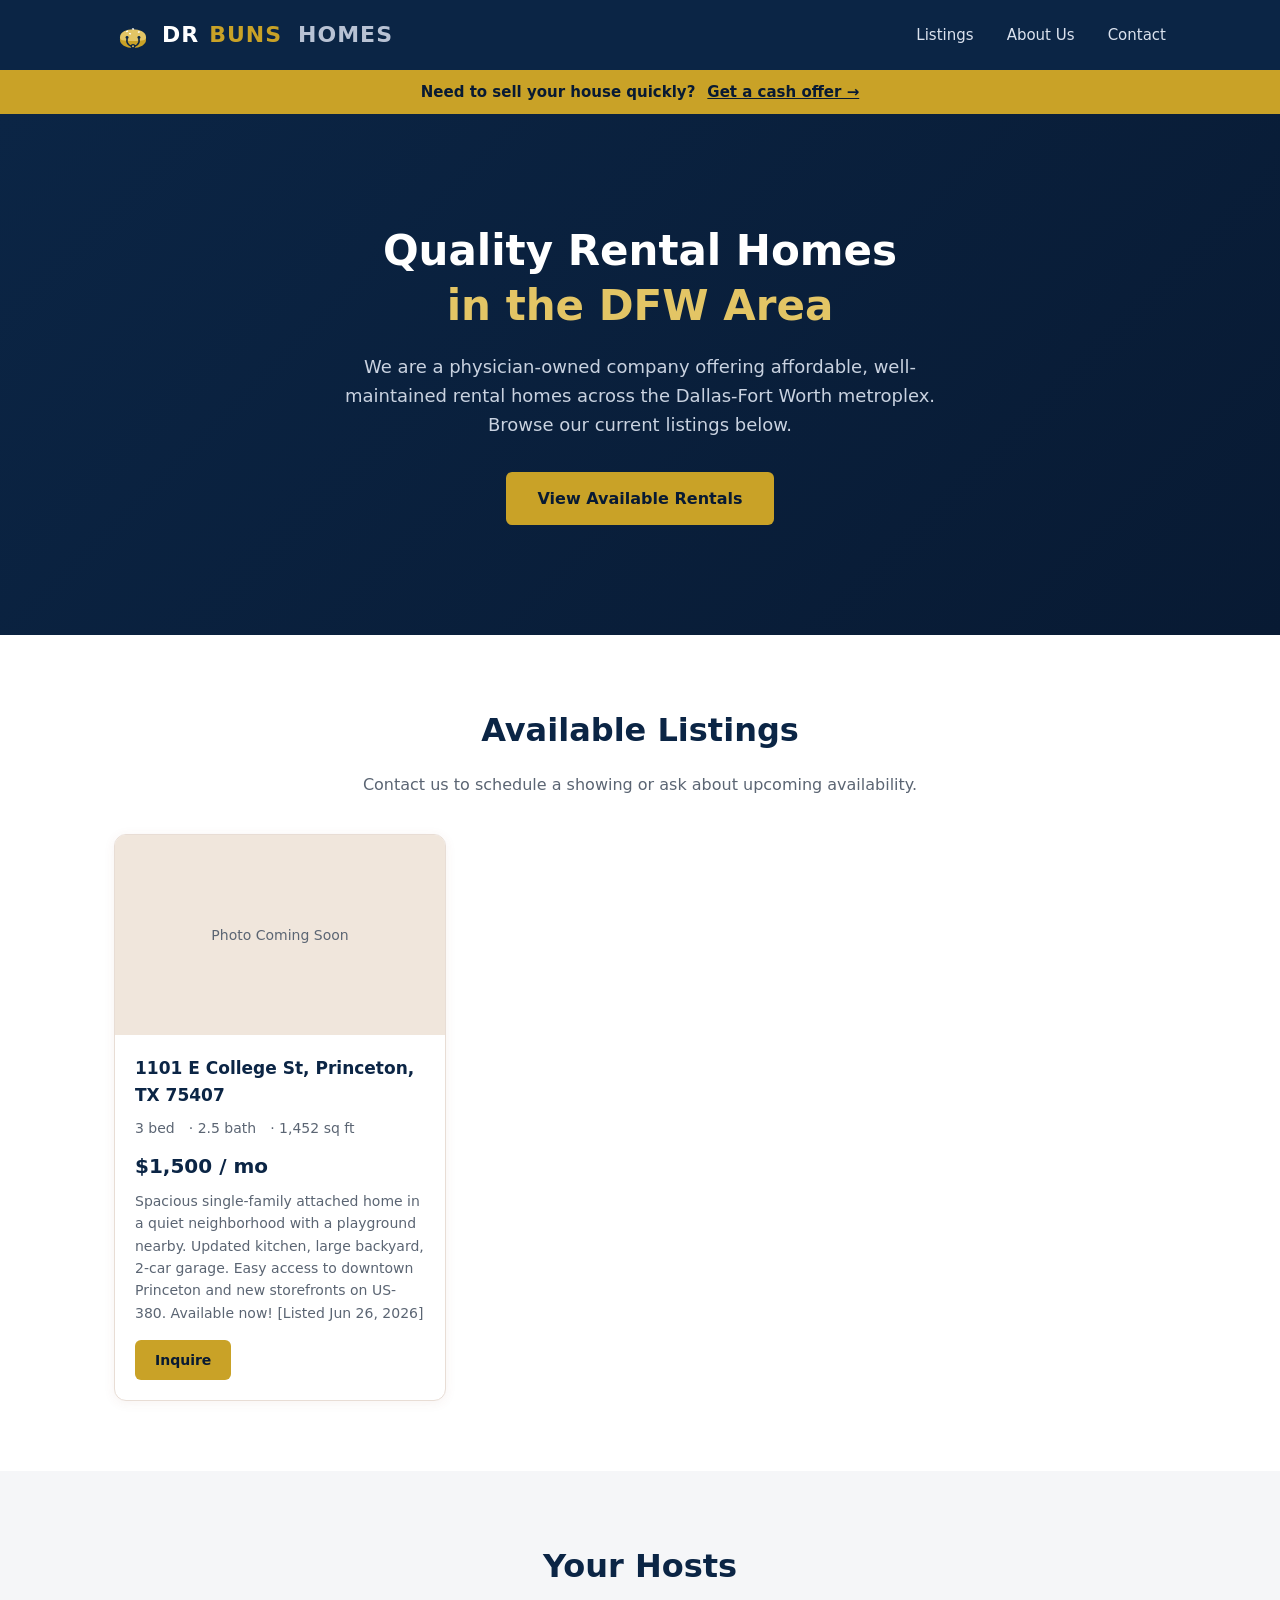
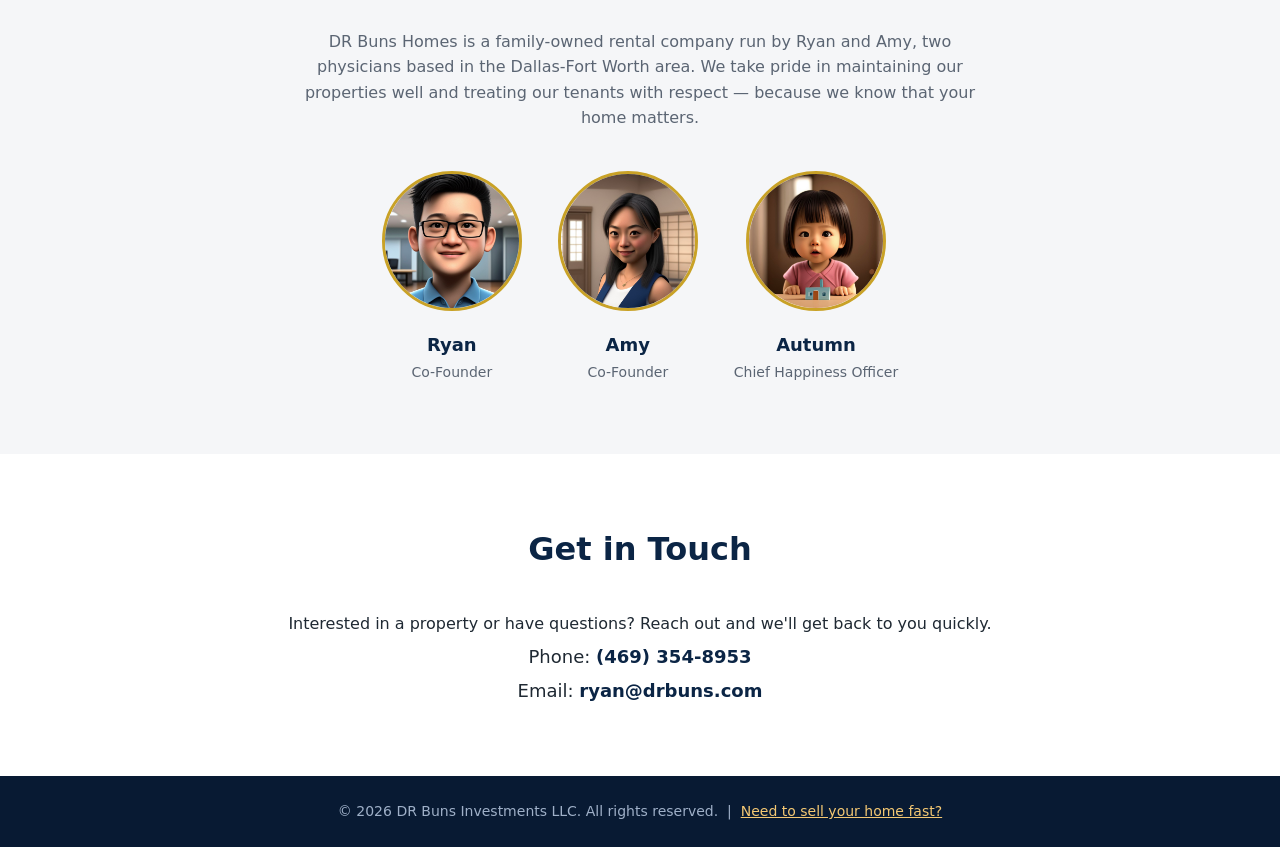
<file: index.html>
<!DOCTYPE html>
<html lang="en">
<head>
  <meta charset="UTF-8" />
  <meta name="viewport" content="width=device-width, initial-scale=1.0" />
  <title>DR Buns Investments | Rental Properties in DFW</title>
  <meta name="description" content="Quality rental homes in the Dallas-Fort Worth area. Browse our available listings and apply today." />
  <link rel="icon" type="image/svg+xml" href="assets/favicon.svg" />
  <link rel="stylesheet" href="style.css" />
</head>
<body>

  <header class="header">
    <div class="container header-inner">
      <a href="/" class="logo"><img src="assets/logo.svg" alt="Dr Buns logo" class="logo-icon" /> DR <span>BUNS</span> <small>HOMES</small></a>
      <nav>
        <a href="#listings">Listings</a>
        <a href="#about">About Us</a>
        <a href="#contact">Contact</a>
      </nav>
    </div>
  </header>

  <!-- Sell banner -->
  <div class="sell-banner">
    <span>Need to sell your house quickly?</span>
    <a href="/sell/">Get a cash offer &rarr;</a>
  </div>

  <section class="hero rentals-hero">
    <div class="container hero-inner">
      <h1>Quality Rental Homes <br><span>in the DFW Area</span></h1>
      <p>We are a physician-owned company offering affordable, well-maintained rental homes across the Dallas-Fort Worth metroplex. Browse our current listings below.</p>
      <a href="#listings" class="btn btn-primary">View Available Rentals</a>
    </div>
  </section>

  <section class="section" id="listings">
    <div class="container">
      <h2>Available Listings</h2>
      <p class="listings-intro">Contact us to schedule a showing or ask about upcoming availability.</p>
      <div class="listings-grid">

        <!-- Placeholder listing card — duplicate and fill in for each property -->
        <div class="listing-card">
          <div class="listing-photo listing-photo-placeholder">
            <span>Photo Coming Soon</span>
          </div>
          <div class="listing-info">
            <h3 class="listing-address">1101 E College St, Princeton, TX 75407</h3>
            <div class="listing-meta">
              <span>3 bed</span>
              <span>2.5 bath</span>
              <span>1,452 sq ft</span>
            </div>
            <p class="listing-price">$1,500 / mo</p>
            <p class="listing-desc">Spacious single-family attached home in a quiet neighborhood with a playground nearby. Updated kitchen, large backyard, 2-car garage. Easy access to downtown Princeton and new storefronts on US-380. Available now! [Listed Jun 26, 2026]</p>
            <a href="#contact" class="btn btn-primary btn-sm">Inquire</a>
          </div>
        </div>

      </div>
    </div>
  </section>

  <section class="section alt" id="about">
    <div class="container about-inner">
      <h2>Your Hosts</h2>
      <div class="about-content">
        <p>DR Buns Homes is a family-owned rental company run by Ryan and Amy, two physicians based in the Dallas-Fort Worth area. We take pride in maintaining our properties well and treating our tenants with respect &mdash; because we know that your home matters.</p>
      </div>
      <div class="team">
        <div class="team-member">
          <img src="assets/ryan.jpeg" alt="Ryan" />
          <h3>Ryan</h3>
          <p>Co-Founder</p>
        </div>
        <div class="team-member">
          <img src="assets/amy.jpeg" alt="Amy" />
          <h3>Amy</h3>
          <p>Co-Founder</p>
        </div>
        <div class="team-member">
          <img src="assets/autumn.jpeg" alt="Autumn" />
          <h3>Autumn</h3>
          <p>Chief Happiness Officer</p>
        </div>
      </div>
    </div>
  </section>

  <section class="section" id="contact">
    <div class="container contact-inner">
      <h2>Get in Touch</h2>
      <p>Interested in a property or have questions? Reach out and we'll get back to you quickly.</p>
      <p class="contact-detail">Phone: <a href="tel:+14693548953">(469) 354-8953</a></p>
      <p class="contact-detail">Email: <a href="mailto:ryan@drbuns.com">ryan@drbuns.com</a></p>
    </div>
  </section>

  <footer class="footer">
    <div class="container">
      <p>&copy; <span id="year"></span> DR Buns Investments LLC. All rights reserved. &nbsp;|&nbsp; <a href="/sell/" style="color:#f4c873;">Need to sell your home fast?</a></p>
    </div>
  </footer>

  <script src="script.js"></script>
</body>
</html>
</file>
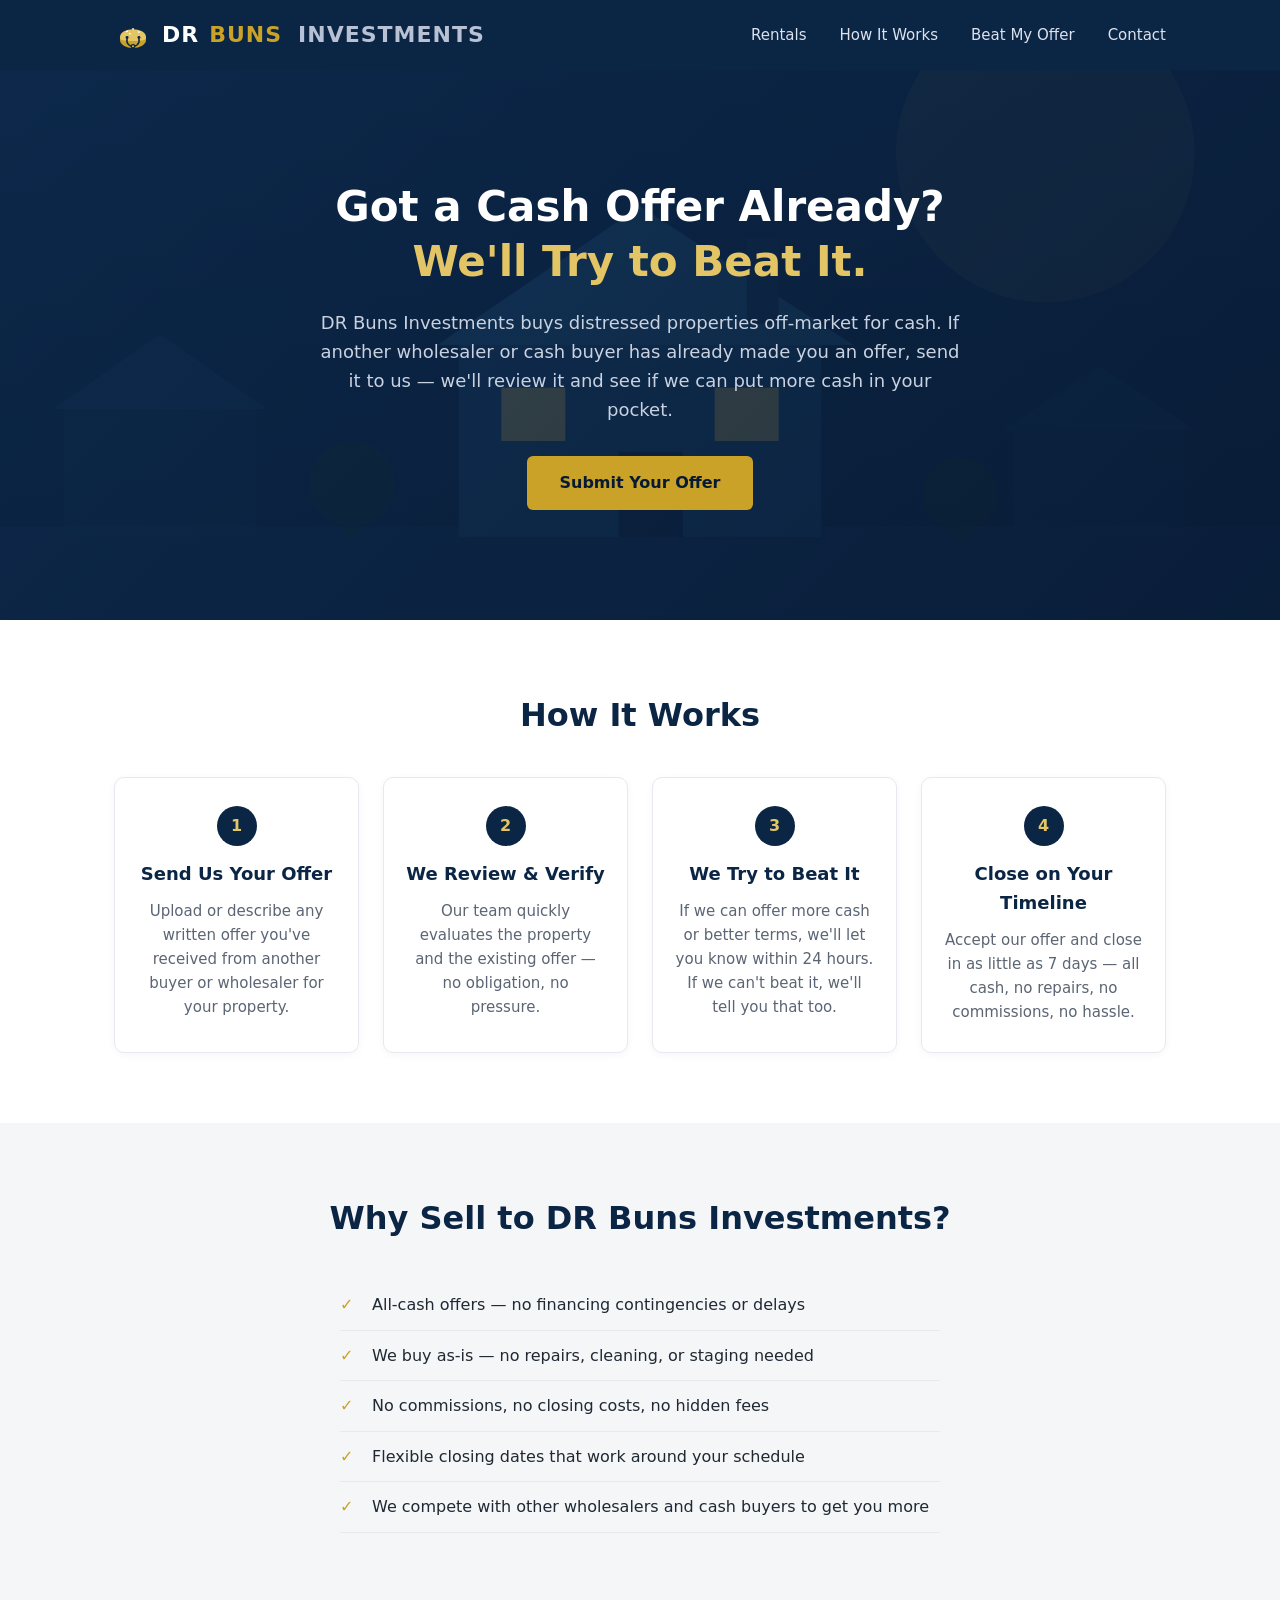
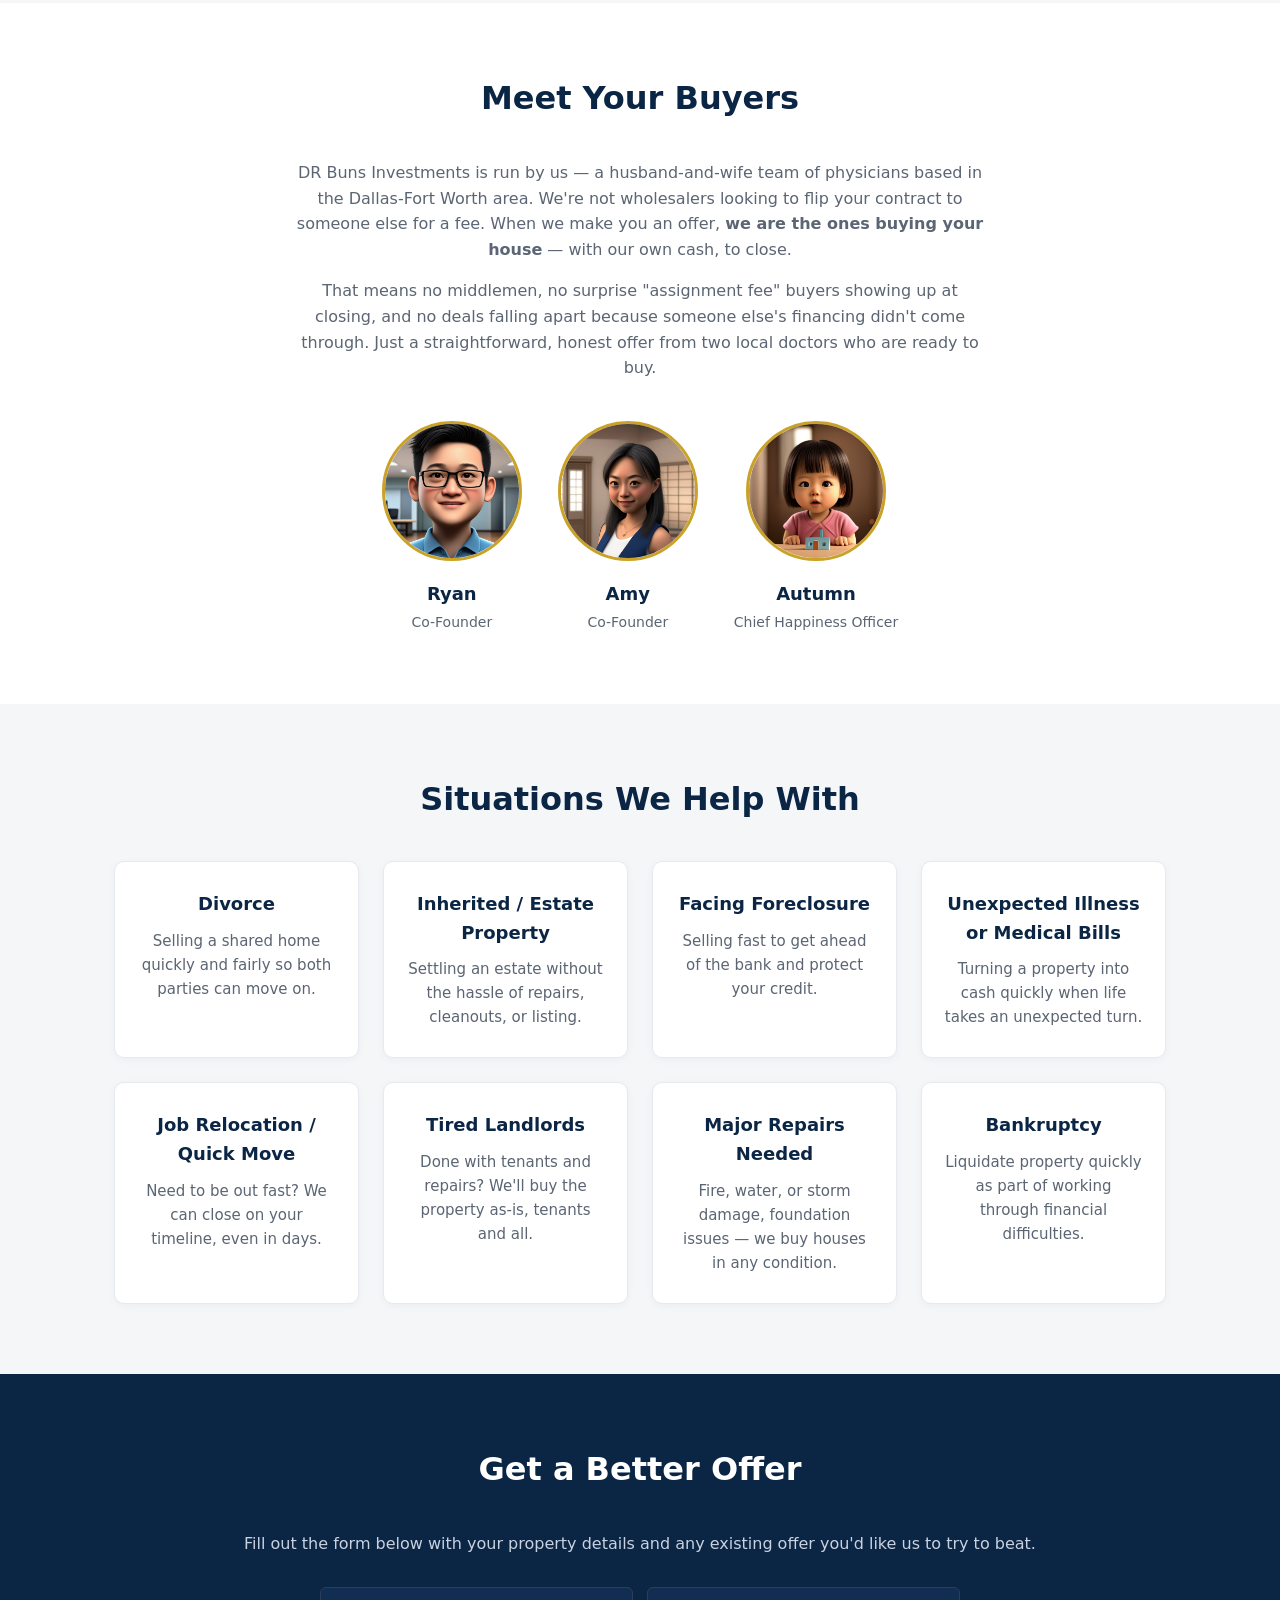
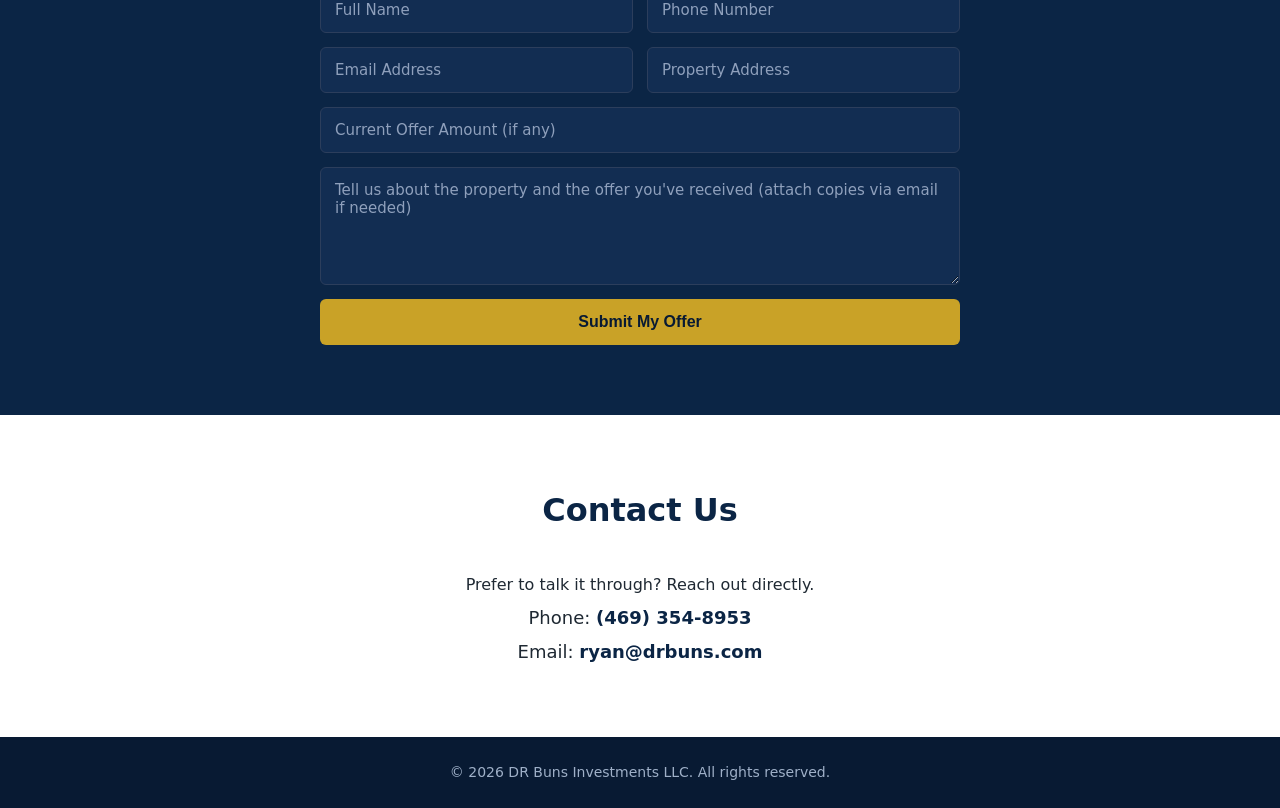
<file: sell/index.html>
<!DOCTYPE html>
<html lang="en">
<head>
  <meta charset="UTF-8" />
  <meta name="viewport" content="width=device-width, initial-scale=1.0" />
  <title>Sell Your House Fast | DR Buns Investments</title>
  <meta name="description" content="Sell your distressed property off-market. Bring us any written cash offer and we'll try to beat it. Fast, fair, all-cash closings." />
  <link rel="icon" type="image/svg+xml" href="../assets/favicon.svg" />
  <link rel="stylesheet" href="../style.css" />
</head>
<body>
  <header class="header">
    <div class="container header-inner">
      <a href="/" class="logo"><img src="../assets/logo.svg" alt="Dr Buns logo" class="logo-icon" /> DR <span>BUNS</span> <small>INVESTMENTS</small></a>
      <nav>
        <a href="/#listings">Rentals</a>
        <a href="#how-it-works">How It Works</a>
        <a href="#beat-offer">Beat My Offer</a>
        <a href="#contact">Contact</a>
      </nav>
    </div>
  </header>

  <section class="hero">
    <div class="container hero-inner">
      <h1>Got a Cash Offer Already? <br><span>We'll Try to Beat It.</span></h1>
      <p>DR Buns Investments buys distressed properties off-market for cash. If another wholesaler or cash buyer has already made you an offer, send it to us &mdash; we'll review it and see if we can put more cash in your pocket.</p>
      <a href="#beat-offer" class="btn btn-primary">Submit Your Offer</a>
    </div>
  </section>

  <section class="section" id="how-it-works">
    <div class="container">
      <h2>How It Works</h2>
      <div class="cards">
        <div class="card">
          <div class="card-number">1</div>
          <h3>Send Us Your Offer</h3>
          <p>Upload or describe any written offer you've received from another buyer or wholesaler for your property.</p>
        </div>
        <div class="card">
          <div class="card-number">2</div>
          <h3>We Review &amp; Verify</h3>
          <p>Our team quickly evaluates the property and the existing offer &mdash; no obligation, no pressure.</p>
        </div>
        <div class="card">
          <div class="card-number">3</div>
          <h3>We Try to Beat It</h3>
          <p>If we can offer more cash or better terms, we'll let you know within 24 hours. If we can't beat it, we'll tell you that too.</p>
        </div>
        <div class="card">
          <div class="card-number">4</div>
          <h3>Close on Your Timeline</h3>
          <p>Accept our offer and close in as little as 7 days &mdash; all cash, no repairs, no commissions, no hassle.</p>
        </div>
      </div>
    </div>
  </section>

  <section class="section alt" id="why">
    <div class="container">
      <h2>Why Sell to DR Buns Investments?</h2>
      <ul class="benefits">
        <li>All-cash offers &mdash; no financing contingencies or delays</li>
        <li>We buy as-is &mdash; no repairs, cleaning, or staging needed</li>
        <li>No commissions, no closing costs, no hidden fees</li>
        <li>Flexible closing dates that work around your schedule</li>
        <li>We compete with other wholesalers and cash buyers to get you more</li>
      </ul>
    </div>
  </section>

  <section class="section" id="about">
    <div class="container about-inner">
      <h2>Meet Your Buyers</h2>
      <div class="about-content">
        <p>DR Buns Investments is run by us &mdash; a husband-and-wife team of physicians based in the Dallas-Fort Worth area. We're not wholesalers looking to flip your contract to someone else for a fee. When we make you an offer, <strong>we are the ones buying your house</strong> &mdash; with our own cash, to close.</p>
        <p>That means no middlemen, no surprise "assignment fee" buyers showing up at closing, and no deals falling apart because someone else's financing didn't come through. Just a straightforward, honest offer from two local doctors who are ready to buy.</p>
      </div>
      <div class="team">
        <div class="team-member">
          <img src="../assets/ryan.jpeg" alt="Ryan" />
          <h3>Ryan</h3>
          <p>Co-Founder</p>
        </div>
        <div class="team-member">
          <img src="../assets/amy.jpeg" alt="Amy" />
          <h3>Amy</h3>
          <p>Co-Founder</p>
        </div>
        <div class="team-member">
          <img src="../assets/autumn.jpeg" alt="Autumn" />
          <h3>Autumn</h3>
          <p>Chief Happiness Officer</p>
        </div>
      </div>
    </div>
  </section>

  <section class="section alt" id="situations">
    <div class="container">
      <h2>Situations We Help With</h2>
      <div class="cards">
        <div class="card">
          <h3>Divorce</h3>
          <p>Selling a shared home quickly and fairly so both parties can move on.</p>
        </div>
        <div class="card">
          <h3>Inherited / Estate Property</h3>
          <p>Settling an estate without the hassle of repairs, cleanouts, or listing.</p>
        </div>
        <div class="card">
          <h3>Facing Foreclosure</h3>
          <p>Selling fast to get ahead of the bank and protect your credit.</p>
        </div>
        <div class="card">
          <h3>Unexpected Illness or Medical Bills</h3>
          <p>Turning a property into cash quickly when life takes an unexpected turn.</p>
        </div>
        <div class="card">
          <h3>Job Relocation / Quick Move</h3>
          <p>Need to be out fast? We can close on your timeline, even in days.</p>
        </div>
        <div class="card">
          <h3>Tired Landlords</h3>
          <p>Done with tenants and repairs? We'll buy the property as-is, tenants and all.</p>
        </div>
        <div class="card">
          <h3>Major Repairs Needed</h3>
          <p>Fire, water, or storm damage, foundation issues &mdash; we buy houses in any condition.</p>
        </div>
        <div class="card">
          <h3>Bankruptcy</h3>
          <p>Liquidate property quickly as part of working through financial difficulties.</p>
        </div>
      </div>
    </div>
  </section>

  <section class="section highlight" id="beat-offer">
    <div class="container form-section">
      <h2>Get a Better Offer</h2>
      <p>Fill out the form below with your property details and any existing offer you'd like us to try to beat.</p>
      <form class="contact-form" action="https://formspree.io/f/yourFormID" method="POST">
        <div class="form-row">
          <input type="text" name="name" placeholder="Full Name" required />
          <input type="tel" name="phone" placeholder="Phone Number" required />
        </div>
        <div class="form-row">
          <input type="email" name="email" placeholder="Email Address" required />
          <input type="text" name="property_address" placeholder="Property Address" required />
        </div>
        <div class="form-row">
          <input type="text" name="current_offer" placeholder="Current Offer Amount (if any)" />
        </div>
        <textarea name="details" placeholder="Tell us about the property and the offer you've received (attach copies via email if needed)" rows="5"></textarea>
        <button type="submit" class="btn btn-primary">Submit My Offer</button>
      </form>
    </div>
  </section>

  <section class="section" id="contact">
    <div class="container contact-inner">
      <h2>Contact Us</h2>
      <p>Prefer to talk it through? Reach out directly.</p>
      <p class="contact-detail">Phone: <a href="tel:+14693548953">(469) 354-8953</a></p>
      <p class="contact-detail">Email: <a href="mailto:ryan@drbuns.com">ryan@drbuns.com</a></p>
    </div>
  </section>

  <footer class="footer">
    <div class="container">
      <p>&copy; <span id="year"></span> DR Buns Investments LLC. All rights reserved.</p>
    </div>
  </footer>

  <script src="../script.js"></script>
</body>
</html>
</file>
<file: style.css>
:root {
  --navy: #0b2545;
  --navy-dark: #081a33;
  --gold: #c9a227;
  --gold-light: #e3c565;
  --gray: #f5f6f8;
  --text: #1f2933;
  --muted: #5b6573;
}

* { margin: 0; padding: 0; box-sizing: border-box; }

body {
  font-family: 'Segoe UI', system-ui, -apple-system, sans-serif;
  color: var(--text);
  line-height: 1.6;
}

.container {
  max-width: 1100px;
  margin: 0 auto;
  padding: 0 24px;
}

/* Sell banner */
.sell-banner {
  background: var(--gold);
  color: var(--navy-dark);
  text-align: center;
  padding: 10px 24px;
  font-size: 15px;
  font-weight: 600;
  display: flex;
  align-items: center;
  justify-content: center;
  gap: 12px;
}

.sell-banner a {
  color: var(--navy-dark);
  font-weight: 800;
  text-decoration: underline;
  white-space: nowrap;
}

.sell-banner a:hover { opacity: 0.75; }

/* Logo as link */
a.logo { text-decoration: none; }

/* Header */
.header {
  background: var(--navy);
  position: sticky;
  top: 0;
  z-index: 100;
}

.header-inner {
  display: flex;
  align-items: center;
  justify-content: space-between;
  height: 70px;
}

.logo {
  color: #fff;
  font-weight: 800;
  font-size: 22px;
  letter-spacing: 1px;
  display: flex;
  align-items: center;
  gap: 10px;
}

.logo-icon {
  width: 38px;
  height: 38px;
}

.logo span { color: var(--gold); }
.logo small { font-weight: 800; font-size: inherit; color: #b8c2d4; margin-left: 6px; }

nav a {
  color: #dbe2ee;
  text-decoration: none;
  margin-left: 28px;
  font-size: 15px;
  transition: color 0.2s;
}

nav a:hover { color: var(--gold-light); }

/* Hero */
.hero {
  background: linear-gradient(135deg, rgba(11,37,69,0.75) 0%, rgba(8,26,51,0.85) 100%), url('assets/hero-bg.svg');
  background-size: cover;
  background-position: center;
  color: #fff;
  padding: 110px 0;
  text-align: center;
}

.hero h1 {
  font-size: 42px;
  font-weight: 800;
  line-height: 1.3;
  margin-bottom: 20px;
}

.hero h1 span { color: var(--gold-light); }

.hero p {
  max-width: 640px;
  margin: 0 auto 32px;
  color: #c9d2e0;
  font-size: 18px;
}

.btn {
  display: inline-block;
  padding: 14px 32px;
  border-radius: 6px;
  font-weight: 700;
  text-decoration: none;
  font-size: 16px;
  border: none;
  cursor: pointer;
  transition: transform 0.15s, box-shadow 0.15s;
}

.btn-primary {
  background: var(--gold);
  color: var(--navy-dark);
}

.btn-primary:hover {
  background: var(--gold-light);
  transform: translateY(-2px);
}

/* Sections */
.section {
  padding: 70px 0;
}

.section.alt { background: var(--gray); }

.section h2 {
  text-align: center;
  font-size: 32px;
  color: var(--navy);
  margin-bottom: 36px;
}

/* Cards */
.cards {
  display: grid;
  grid-template-columns: repeat(auto-fit, minmax(220px, 1fr));
  gap: 24px;
}

.card {
  background: #fff;
  border: 1px solid #e6e9ee;
  border-radius: 10px;
  padding: 28px 22px;
  text-align: center;
  box-shadow: 0 2px 8px rgba(11,37,69,0.04);
}

.card-number {
  width: 40px;
  height: 40px;
  line-height: 40px;
  background: var(--navy);
  color: var(--gold-light);
  border-radius: 50%;
  font-weight: 800;
  margin: 0 auto 14px;
}

.card h3 {
  color: var(--navy);
  margin-bottom: 10px;
  font-size: 18px;
}

.card p { color: var(--muted); font-size: 15px; }

/* Benefits */
.benefits {
  list-style: none;
  max-width: 600px;
  margin: 0 auto;
}

.benefits li {
  padding: 12px 0 12px 32px;
  border-bottom: 1px solid #e6e9ee;
  position: relative;
  font-size: 16px;
}

.benefits li::before {
  content: "✓";
  position: absolute;
  left: 0;
  color: var(--gold);
  font-weight: 800;
}

/* About */
.about-content {
  max-width: 700px;
  margin: 0 auto;
  text-align: center;
}

.about-content p {
  margin-bottom: 16px;
  color: var(--muted);
  font-size: 16px;
}

.team {
  display: flex;
  justify-content: center;
  gap: 36px;
  margin-top: 40px;
  flex-wrap: wrap;
}

.team-member {
  text-align: center;
}

.team-member img {
  width: 140px;
  height: 140px;
  border-radius: 50%;
  object-fit: cover;
  border: 3px solid var(--gold);
  margin-bottom: 12px;
}

.team-member h3 {
  color: var(--navy);
  font-size: 18px;
  margin-bottom: 2px;
}

.team-member p {
  color: var(--muted);
  font-size: 14px;
}

/* Form */
.highlight {
  background: var(--navy);
  color: #fff;
}

.form-section { text-align: center; }
.form-section h2 { color: #fff; }
.form-section > p { color: #c9d2e0; margin-bottom: 30px; }

.contact-form {
  max-width: 640px;
  margin: 0 auto;
  display: flex;
  flex-direction: column;
  gap: 14px;
}

.form-row {
  display: flex;
  gap: 14px;
}

.form-row input { flex: 1; }

.contact-form input,
.contact-form textarea {
  width: 100%;
  padding: 13px 14px;
  border-radius: 6px;
  border: 1px solid #2c3e5c;
  background: #122d52;
  color: #fff;
  font-size: 15px;
  font-family: inherit;
}

.contact-form input::placeholder,
.contact-form textarea::placeholder {
  color: #8fa0bc;
}

.contact-form input:focus,
.contact-form textarea:focus {
  outline: 2px solid var(--gold);
}

/* Contact */
.contact-inner { text-align: center; }
.contact-detail { font-size: 18px; margin-top: 6px; }
.contact-detail a { color: var(--navy); font-weight: 700; text-decoration: none; }

/* Footer */
.footer {
  background: var(--navy-dark);
  color: #9fb0c8;
  text-align: center;
  padding: 24px 0;
  font-size: 14px;
}

/* Rentals hero — no house illustration, clean warm gradient */
.rentals-hero {
  background: linear-gradient(135deg, var(--navy) 0%, var(--navy-dark) 100%);
}

/* Listings */
.listings-intro {
  text-align: center;
  color: var(--muted);
  margin-top: -20px;
  margin-bottom: 36px;
}

.listings-grid {
  display: grid;
  grid-template-columns: repeat(auto-fill, minmax(320px, 1fr));
  gap: 28px;
}

.listing-card {
  border-radius: 12px;
  overflow: hidden;
  border: 1px solid #e8ddd5;
  box-shadow: 0 2px 12px rgba(138,75,50,0.07);
  background: #fff;
}

.listing-photo {
  width: 100%;
  height: 200px;
  object-fit: cover;
}

.listing-photo-placeholder {
  background: #f0e6dc;
  display: flex;
  align-items: center;
  justify-content: center;
  color: var(--muted);
  font-size: 14px;
}

.listing-info {
  padding: 20px;
}

.listing-address {
  font-size: 17px;
  color: var(--navy);
  margin-bottom: 8px;
}

.listing-meta {
  display: flex;
  gap: 14px;
  font-size: 14px;
  color: var(--muted);
  margin-bottom: 10px;
}

.listing-meta span::before {
  content: "· ";
}

.listing-meta span:first-child::before { content: ""; }

.listing-price {
  font-size: 20px;
  font-weight: 800;
  color: var(--navy);
  margin-bottom: 8px;
}

.listing-desc {
  font-size: 14px;
  color: var(--muted);
  margin-bottom: 16px;
}

.btn-sm {
  padding: 9px 20px;
  font-size: 14px;
}

@media (max-width: 640px) {
  nav a { margin-left: 14px; font-size: 13px; }
  .hero h1 { font-size: 30px; }
  .form-row { flex-direction: column; }
}
</file>
